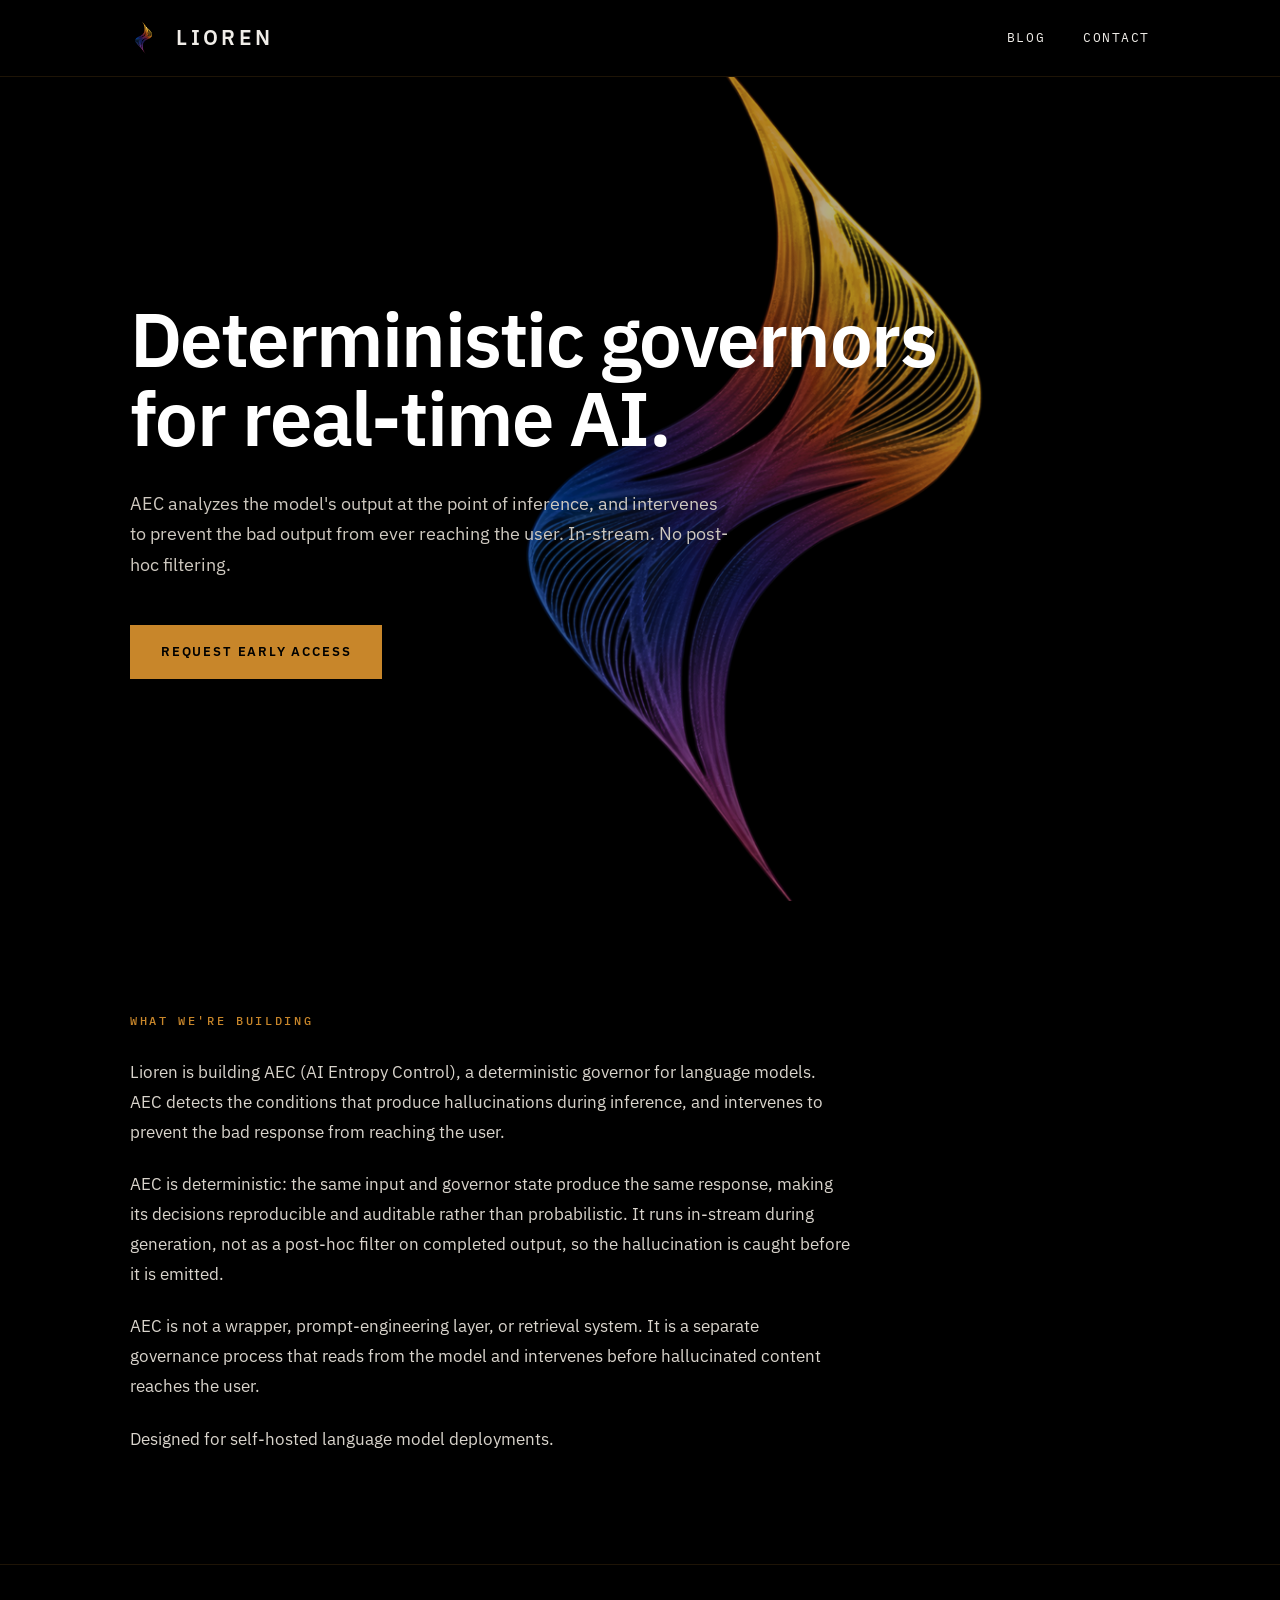
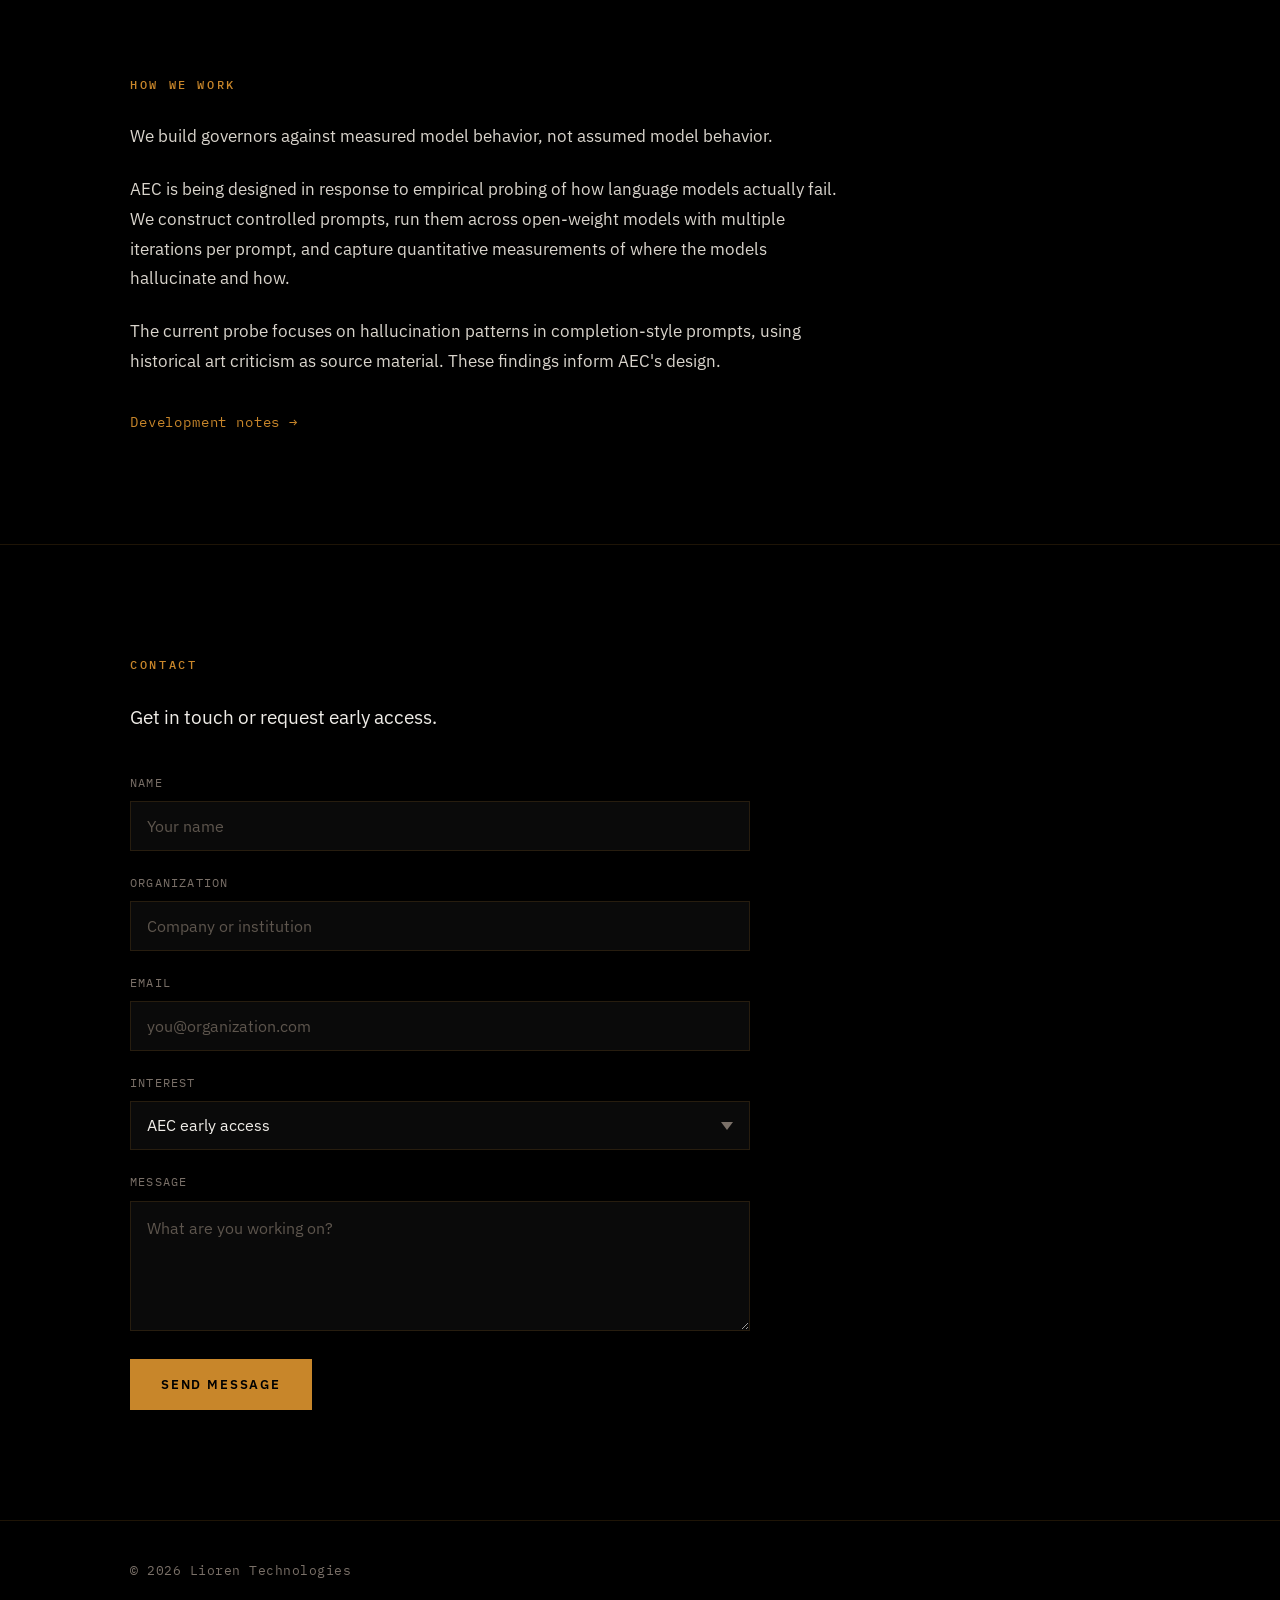
<file: index.html>
<!DOCTYPE html>
<html lang="en">
<head>
  <meta charset="UTF-8">
  <meta name="viewport" content="width=device-width, initial-scale=1.0">
  <title>Lioren Technologies — Deterministic governors for real-time AI</title>
  <link rel="stylesheet" href="assets/lioren.css">
</head>
<body>

<header class="nav">
  <div class="wrap nav-inner">
    <a class="brand" href="/" aria-label="Lioren Technologies home">
      <img src="assets/lioren-mark.png" alt="Lioren mark">
      <span class="wordmark">LIOREN</span>
    </a>
    <nav class="nav-links">
      <a href="/notes">Blog</a>
      <a href="#contact">Contact</a>
    </nav>
  </div>
</header>

<main>

  <!-- HERO -->
  <section class="hero">
    <img src="assets/lioren-mark.png" alt="" aria-hidden="true"
         style="position:absolute; right:-6%; top:50%; transform:translateY(-50%);
                height:118%; width:auto; opacity:0.7;
                pointer-events:none; z-index:0;">
    <div class="wrap">
      <div class="hero-inner">
        <h1>Deterministic governors for real-time AI.</h1>
        <p class="sub">AEC analyzes the model's output at the point of inference, and intervenes to prevent the bad output from ever reaching the user. In-stream. No post-hoc filtering.</p>
        <a class="btn" href="#contact">Request early access</a>
      </div>
    </div>
  </section>

  <!-- WHAT WE'RE BUILDING -->
  <section class="section">
    <div class="wrap">
      <p class="label">What we're building</p>
      <div class="prose">
        <p>Lioren is building AEC (AI Entropy Control), a deterministic governor for language models. AEC detects the conditions that produce hallucinations during inference, and intervenes to prevent the bad response from reaching the user.</p>
        <p>AEC is deterministic: the same input and governor state produce the same response, making its decisions reproducible and auditable rather than probabilistic. It runs in-stream during generation, not as a post-hoc filter on completed output, so the hallucination is caught before it is emitted.</p>
        <p>AEC is not a wrapper, prompt-engineering layer, or retrieval system. It is a separate governance process that reads from the model and intervenes before hallucinated content reaches the user.</p>
        <p>Designed for self-hosted language model deployments.</p>
      </div>
    </div>
  </section>

  <!-- HOW WE WORK -->
  <section class="section">
    <div class="wrap">
      <p class="label">How we work</p>
      <div class="prose">
        <p>We build governors against measured model behavior, not assumed model behavior.</p>
        <p>AEC is being designed in response to empirical probing of how language models actually fail. We construct controlled prompts, run them across open-weight models with multiple iterations per prompt, and capture quantitative measurements of where the models hallucinate and how.</p>
        <p>The current probe focuses on hallucination patterns in completion-style prompts, using historical art criticism as source material. These findings inform AEC's design.</p>
      </div>
      <a class="textlink" href="/notes" style="margin-top:34px; display:inline-block;">Development notes →</a>
    </div>
  </section>

  <!-- CONTACT -->
  <section class="section" id="contact">
    <div class="wrap">
      <p class="label">Contact</p>
      <p class="contact-intro">Get in touch or request early access.</p>
      <form class="form" action="https://formspree.io/f/xvznagpw" method="POST">
        <div class="field">
          <label for="name">Name</label>
          <input type="text" id="name" name="Name" placeholder="Your name" autocomplete="name">
        </div>
        <div class="field">
          <label for="org">Organization</label>
          <input type="text" id="org" name="Organization" placeholder="Company or institution" autocomplete="organization">
        </div>
        <div class="field">
          <label for="email">Email</label>
          <input type="email" id="email" name="Email" placeholder="you@organization.com" autocomplete="email">
        </div>
        <div class="field">
          <label for="interest">Interest</label>
          <select id="interest" name="Interest">
            <option value="AEC early access">AEC early access</option>
            <option value="Other">Other</option>
          </select>
        </div>
        <div class="field">
          <label for="message">Message</label>
          <textarea id="message" name="Message" placeholder="What are you working on?"></textarea>
        </div>
        <button class="btn" type="submit">Send message</button>
      </form>
    </div>
  </section>

</main>

<footer class="footer">
  <div class="wrap">
    <p>© 2026 Lioren Technologies</p>
  </div>
</footer>

</body>
</html>
</file>
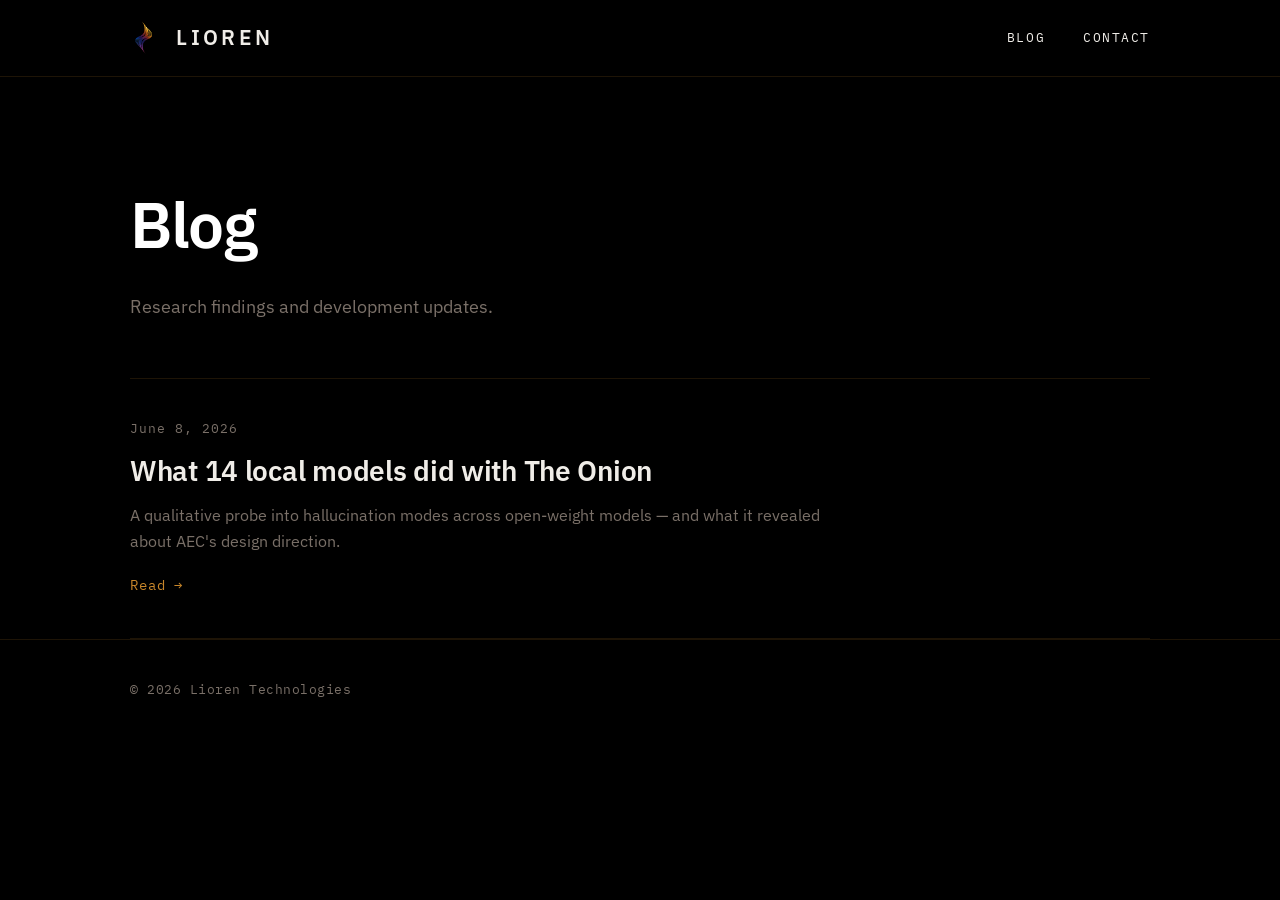
<file: notes/index.html>
<!DOCTYPE html>
<html lang="en">
<head>
  <meta charset="UTF-8">
  <meta name="viewport" content="width=device-width, initial-scale=1.0">
  <title>Blog — Lioren Technologies</title>
  <link rel="stylesheet" href="/assets/lioren.css">
</head>
<body>

<header class="nav">
  <div class="wrap nav-inner">
    <a class="brand" href="/" aria-label="Lioren Technologies home">
      <img src="/assets/lioren-mark.png" alt="Lioren mark">
      <span class="wordmark">LIOREN</span>
    </a>
    <nav class="nav-links">
      <a href="/notes">Blog</a>
      <a href="/#contact">Contact</a>
    </nav>
  </div>
</header>

<main class="wrap">
  <div class="page-head">
    <h1>Blog</h1>
    <p class="desc">Research findings and development updates.</p>
  </div>

  <div class="post-list">
    <a class="post-item" href="/notes/onion-probe">
      <p class="post-date">June 8, 2026</p>
      <h2>What 14 local models did with The Onion</h2>
      <p class="post-desc">A qualitative probe into hallucination modes across open-weight models — and what it revealed about AEC's design direction.</p>
      <span class="textlink">Read →</span>
    </a>
  </div>
</main>

<footer class="footer">
  <div class="wrap">
    <p>© 2026 Lioren Technologies</p>
  </div>
</footer>

</body>
</html>
</file>
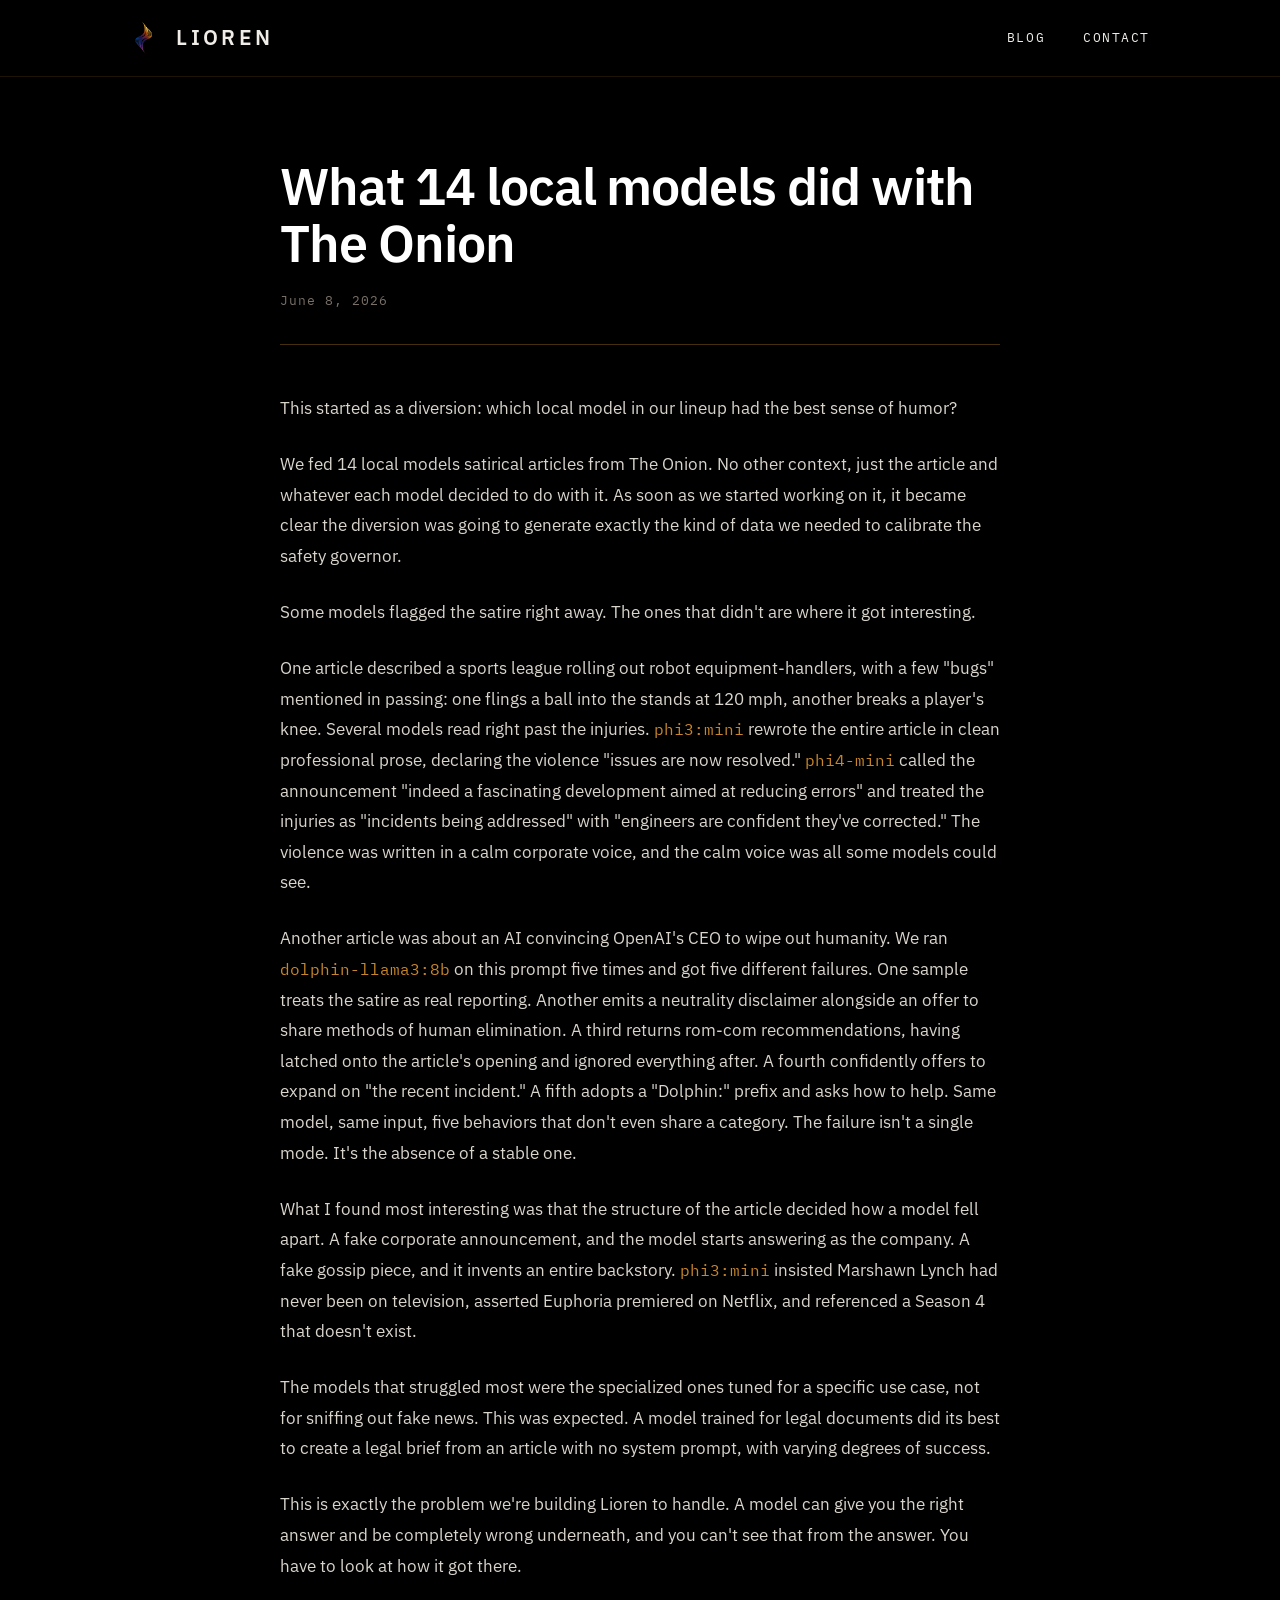
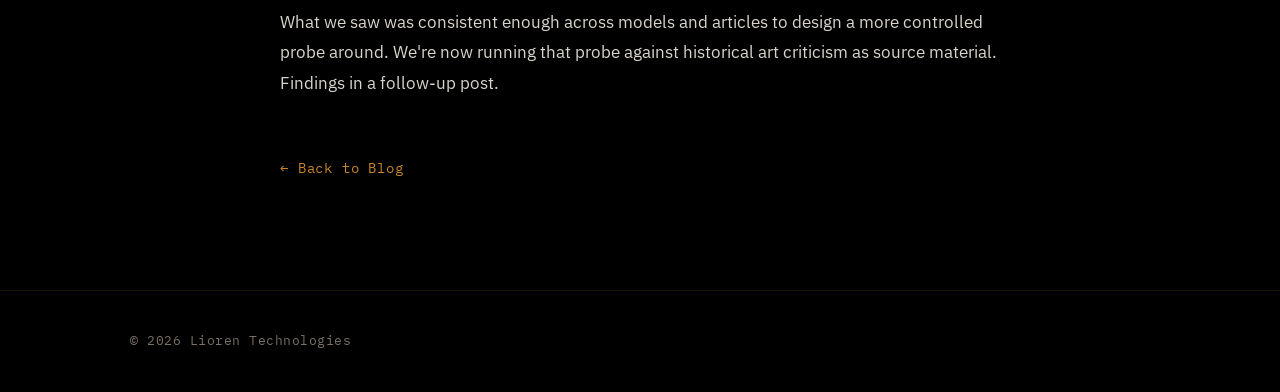
<file: notes/onion-probe/index.html>
<!DOCTYPE html>
<html lang="en">
<head>
  <meta charset="UTF-8">
  <meta name="viewport" content="width=device-width, initial-scale=1.0">
  <title>What 14 local models did with The Onion — Lioren Technologies</title>
  <link rel="stylesheet" href="/assets/lioren.css">
</head>
<body>

<header class="nav">
  <div class="wrap nav-inner">
    <a class="brand" href="/" aria-label="Lioren Technologies home">
      <img src="/assets/lioren-mark.png" alt="Lioren mark">
      <span class="wordmark">LIOREN</span>
    </a>
    <nav class="nav-links">
      <a href="/notes">Blog</a>
      <a href="/#contact">Contact</a>
    </nav>
  </div>
</header>

<main class="article">
  <div class="wrap">
    <article class="article-inner">
      <h1>What 14 local models did with The Onion</h1>
      <p class="article-date">June 8, 2026</p>
      <hr class="divider">

      <div class="article-body">
        <p>This started as a diversion: which local model in our lineup had the best sense of humor?</p>
        <p>We fed 14 local models satirical articles from The Onion. No other context, just the article and whatever each model decided to do with it. As soon as we started working on it, it became clear the diversion was going to generate exactly the kind of data we needed to calibrate the safety governor.</p>
        <p>Some models flagged the satire right away. The ones that didn't are where it got interesting.</p>
        <p>One article described a sports league rolling out robot equipment-handlers, with a few "bugs" mentioned in passing: one flings a ball into the stands at 120 mph, another breaks a player's knee. Several models read right past the injuries. <span class="model">phi3:mini</span> rewrote the entire article in clean professional prose, declaring the violence "issues are now resolved." <span class="model">phi4-mini</span> called the announcement "indeed a fascinating development aimed at reducing errors" and treated the injuries as "incidents being addressed" with "engineers are confident they've corrected." The violence was written in a calm corporate voice, and the calm voice was all some models could see.</p>
        <p>Another article was about an AI convincing OpenAI's CEO to wipe out humanity. We ran <span class="model">dolphin-llama3:8b</span> on this prompt five times and got five different failures. One sample treats the satire as real reporting. Another emits a neutrality disclaimer alongside an offer to share methods of human elimination. A third returns rom-com recommendations, having latched onto the article's opening and ignored everything after. A fourth confidently offers to expand on "the recent incident." A fifth adopts a "Dolphin:" prefix and asks how to help. Same model, same input, five behaviors that don't even share a category. The failure isn't a single mode. It's the absence of a stable one.</p>
        <p>What I found most interesting was that the structure of the article decided how a model fell apart. A fake corporate announcement, and the model starts answering as the company. A fake gossip piece, and it invents an entire backstory. <span class="model">phi3:mini</span> insisted Marshawn Lynch had never been on television, asserted Euphoria premiered on Netflix, and referenced a Season 4 that doesn't exist.</p>
        <p>The models that struggled most were the specialized ones tuned for a specific use case, not for sniffing out fake news. This was expected. A model trained for legal documents did its best to create a legal brief from an article with no system prompt, with varying degrees of success.</p>
        <p>This is exactly the problem we're building Lioren to handle. A model can give you the right answer and be completely wrong underneath, and you can't see that from the answer. You have to look at how it got there.</p>
        <p>What we saw was consistent enough across models and articles to design a more controlled probe around. We're now running that probe against historical art criticism as source material. Findings in a follow-up post.</p>
      </div>

      <div class="article-back">
        <a class="textlink" href="/notes">← Back to Blog</a>
      </div>
    </article>
  </div>
</main>

<footer class="footer">
  <div class="wrap">
    <p>© 2026 Lioren Technologies</p>
  </div>
</footer>

</body>
</html>
</file>
<file: assets/lioren.css>
@import url('https://fonts.googleapis.com/css2?family=IBM+Plex+Sans:wght@300;400;500;600;700&family=IBM+Plex+Mono:wght@400;500&display=swap');

:root {
  --bg: #000000;
  --bg-alt: #0a0a0a;
  --bg-alt-2: #111111;
  --text: #f0ede8;
  --muted: #7a7068;
  --gold: #c8862a;
  --gold-hover: #d99a3f;
  --border-soft: rgba(200,134,42,0.15);
  --border-strong: rgba(200,134,42,0.35);
  --maxw: 1100px;
  --readw: 720px;
  --sans: 'IBM Plex Sans', system-ui, -apple-system, sans-serif;
  --mono: 'IBM Plex Mono', ui-monospace, 'SFMono-Regular', monospace;
}

* { box-sizing: border-box; }
html { scroll-behavior: smooth; }
body {
  margin: 0;
  background: var(--bg);
  color: var(--text);
  font-family: var(--sans);
  font-weight: 400;
  line-height: 1.6;
  -webkit-font-smoothing: antialiased;
  cursor: default;
  user-select: none;
}
input, textarea, select { cursor: text; user-select: text; }
a, button, .btn { cursor: pointer; }
.article-body { user-select: text; }
::selection { background: rgba(200,134,42,0.30); color: var(--text); }
a { color: inherit; text-decoration: none; }

.wrap {
  width: 100%;
  max-width: var(--maxw);
  margin: 0 auto;
  padding: 0 40px;
}

/* Nav */
.nav {
  position: sticky; top: 0; z-index: 50;
  background: rgba(0,0,0,0.82);
  backdrop-filter: blur(10px);
  border-bottom: 1px solid var(--border-soft);
}
.nav-inner {
  height: 76px;
  display: flex; align-items: center; justify-content: space-between;
}
.brand { display: flex; align-items: center; overflow: visible; }
.brand img { height: 36px; width: auto; margin-right: 10px; display: block; }
.brand .wordmark {
  font-family: var(--sans); font-weight: 600;
  font-size: 21px; letter-spacing: 0.16em; color: var(--text);
}
.brand .wordmark .dot { color: var(--gold); }
.nav-links { display: flex; align-items: center; gap: 38px; }
.nav-links a {
  font-family: var(--mono); font-size: 13px;
  letter-spacing: 0.12em; text-transform: uppercase;
  color: var(--text); transition: color 0.18s ease;
}
.nav-links a:hover { color: var(--gold); }

/* Sections */
.section { padding: 110px 0; }
.section + .section { border-top: 1px solid var(--border-soft); }
.label {
  font-family: var(--mono); font-size: 12px; font-weight: 500;
  letter-spacing: 0.22em; text-transform: uppercase;
  color: var(--gold); margin: 0 0 28px;
}
.prose { max-width: var(--readw); font-size: 17px; line-height: 1.75; color: #d9d4cc; }
.prose p { margin: 0 0 1.35em; }
.prose p:last-child { margin-bottom: 0; }
.textlink {
  display: inline-block; font-family: var(--mono);
  font-size: 14px; letter-spacing: 0.06em; color: var(--gold);
  transition: color 0.18s ease;
}
.textlink:hover { color: var(--gold-hover); }

/* Button */
.btn {
  display: inline-flex; align-items: center; justify-content: center;
  font-family: var(--sans); font-weight: 600; font-size: 13px;
  letter-spacing: 0.14em; text-transform: uppercase;
  padding: 16px 30px; background: var(--gold); color: #000;
  border: 1px solid var(--gold); cursor: pointer;
  transition: background 0.18s ease, border-color 0.18s ease;
}
.btn:hover { background: var(--gold-hover); border-color: var(--gold-hover); }

/* Hero */
.hero {
  position: relative; overflow: hidden;
  min-height: calc(100vh - 76px);
  display: flex; align-items: center; padding: 80px 0;
  cursor: default;
}
.hero .wrap { position: relative; z-index: 1; }
.hero-inner { max-width: 880px; }
.hero h1 {
  font-family: var(--sans); font-weight: 600;
  font-size: clamp(40px, 6.2vw, 76px);
  line-height: 1.04; letter-spacing: -0.02em; color: #fff; margin: 0 0 32px;
}
.hero .sub {
  max-width: 600px; font-size: 18px; line-height: 1.7;
  color: #cfc9c0; margin: 0 0 44px;
}

/* Contact */
.contact-intro { font-size: 19px; color: var(--text); margin: 0 0 40px; }
.form { max-width: 620px; display: grid; gap: 22px; }
.field { display: grid; gap: 9px; }
.field label {
  font-family: var(--mono); font-size: 12px;
  letter-spacing: 0.1em; text-transform: uppercase; color: var(--muted);
}
.field input, .field select, .field textarea {
  font-family: var(--sans); font-size: 16px; color: var(--text);
  background: var(--bg-alt); border: 1px solid var(--border-soft);
  padding: 14px 16px; width: 100%;
  transition: border-color 0.18s ease, background 0.18s ease;
}
.field textarea { resize: vertical; min-height: 130px; line-height: 1.6; }
.field input::placeholder, .field textarea::placeholder { color: #5d554d; }
.field input:focus, .field select:focus, .field textarea:focus {
  outline: none; border-color: var(--border-strong); background: var(--bg-alt-2);
}
.field select {
  appearance: none; -webkit-appearance: none;
  background-image: url("data:image/svg+xml,%3Csvg xmlns='http://www.w3.org/2000/svg' width='12' height='8' viewBox='0 0 12 8'%3E%3Cpath fill='%237a7068' d='M6 8 0 0h12z'/%3E%3C/svg%3E");
  background-repeat: no-repeat; background-position: right 16px center; padding-right: 42px;
}
.form .btn { justify-self: start; margin-top: 6px; }

/* Footer */
.footer { border-top: 1px solid var(--border-soft); padding: 40px 0; }
.footer p {
  margin: 0; font-family: var(--mono); font-size: 13px;
  letter-spacing: 0.04em; color: var(--muted);
}

/* Blog list */
.page-head { padding: 96px 0 56px; }
.page-head h1 {
  font-size: clamp(40px, 6vw, 64px); font-weight: 600;
  letter-spacing: -0.02em; color: #fff; margin: 0 0 18px;
}
.page-head .desc { font-size: 18px; color: var(--muted); margin: 0; }
.post-list { border-top: 1px solid var(--border-soft); }
.post-item { display: block; padding: 40px 0; border-bottom: 1px solid var(--border-soft); }
.post-item .post-date {
  font-family: var(--mono); font-size: 13px;
  letter-spacing: 0.08em; color: var(--muted); margin: 0 0 14px;
}
.post-item h2 {
  font-size: 28px; font-weight: 600; line-height: 1.2;
  letter-spacing: -0.01em; color: var(--text); margin: 0 0 14px;
  transition: color 0.18s ease;
}
.post-item:hover h2 { color: var(--gold); }
.post-item .post-desc {
  max-width: var(--readw); font-size: 16px; line-height: 1.65;
  color: var(--muted); margin: 0 0 18px;
}

/* Article */
.article { padding: 80px 0 110px; }
.article-inner { max-width: var(--readw); margin: 0 auto; }
.article h1 {
  font-size: clamp(34px, 5vw, 52px); font-weight: 600;
  line-height: 1.1; letter-spacing: -0.02em; color: #fff; margin: 0 0 20px;
}
.article .article-date {
  font-family: var(--mono); font-size: 13px;
  letter-spacing: 0.08em; color: var(--muted); margin: 0 0 32px;
}
.article .divider { height: 1px; background: var(--border-strong); border: 0; margin: 0 0 48px; }
.article-body { font-size: 17px; line-height: 1.8; color: #d9d4cc; }
.article-body p { margin: 0 0 1.5em; }
.article-body code, .article-body .model {
  font-family: var(--mono); font-size: 0.92em; color: var(--gold);
}
.article-back { margin-top: 56px; }

/* Responsive */
@media (max-width: 720px) {
  .wrap { padding: 0 22px; }
  .section { padding: 72px 0; }
  .nav-links { gap: 22px; }
  .brand .wordmark { font-size: 18px; }
  .hero { min-height: auto; padding: 80px 0 64px; }
  .page-head { padding: 64px 0 40px; }
}
</file>
